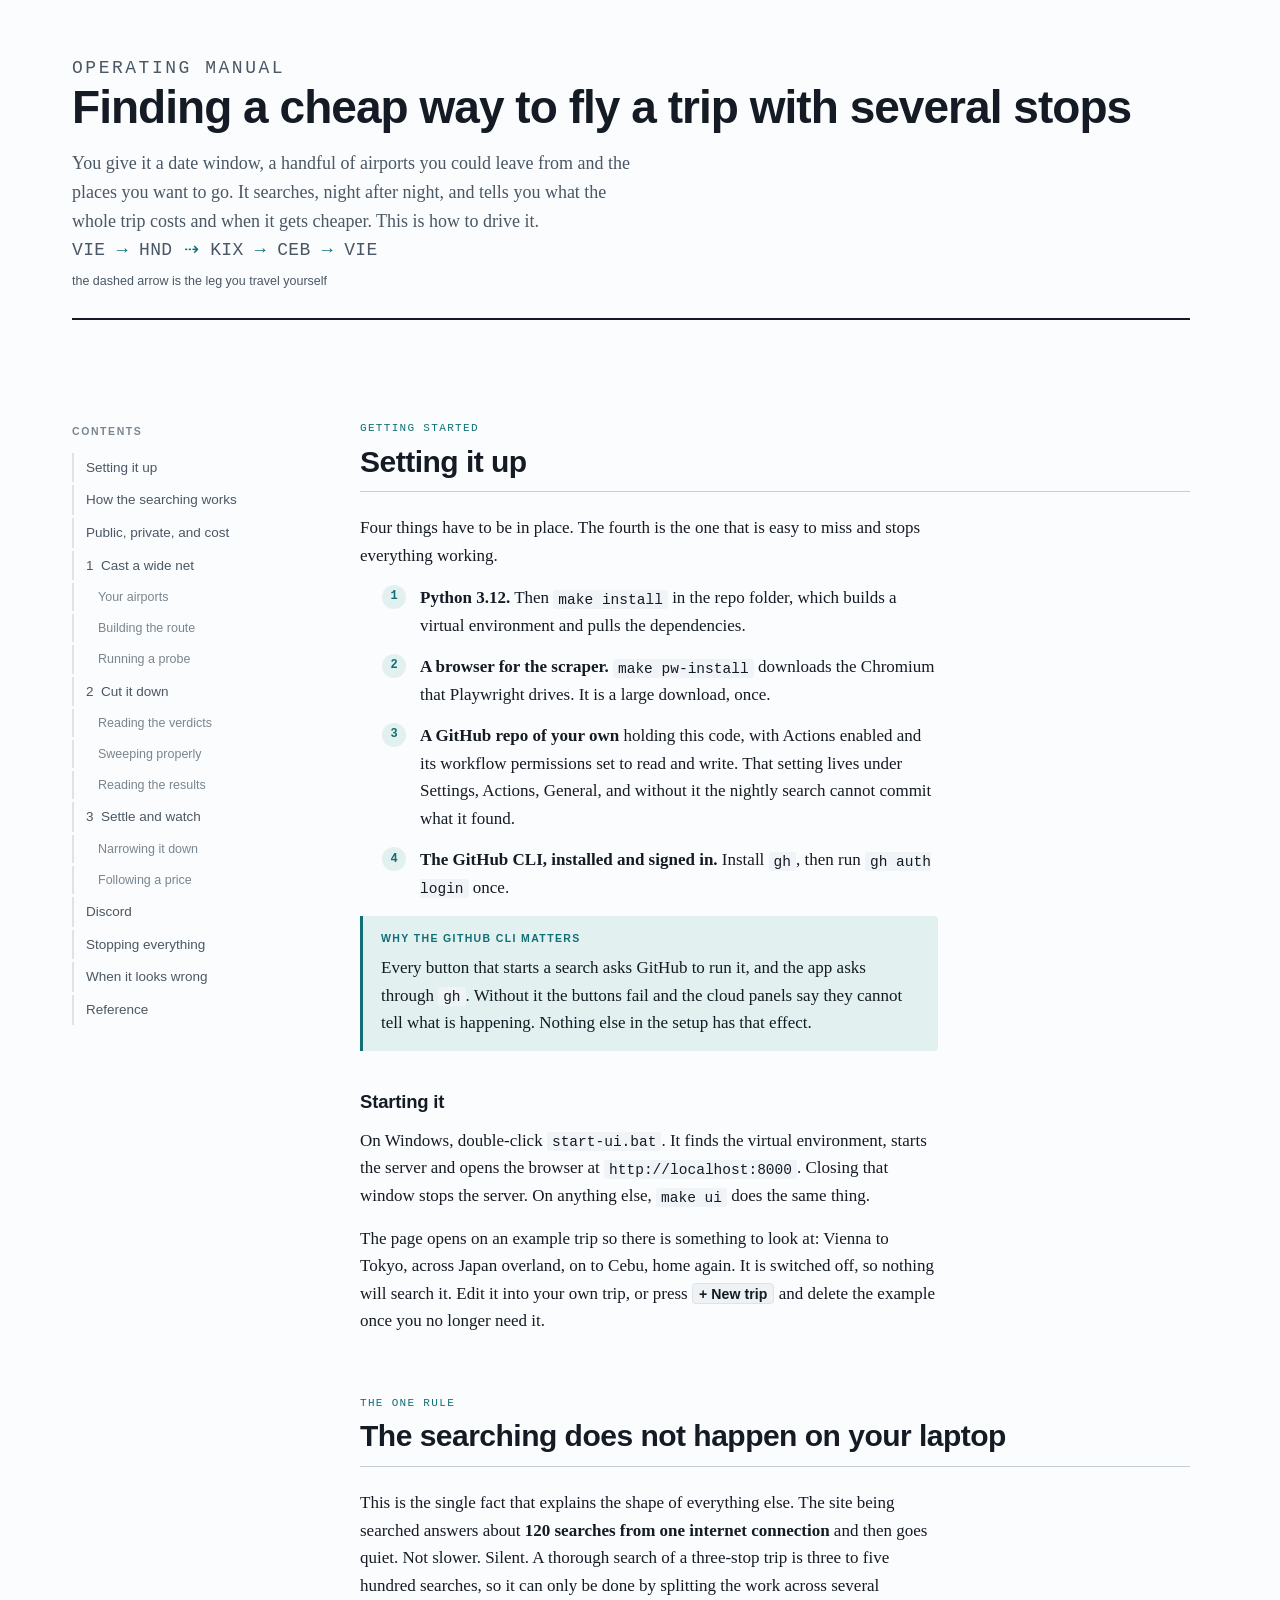
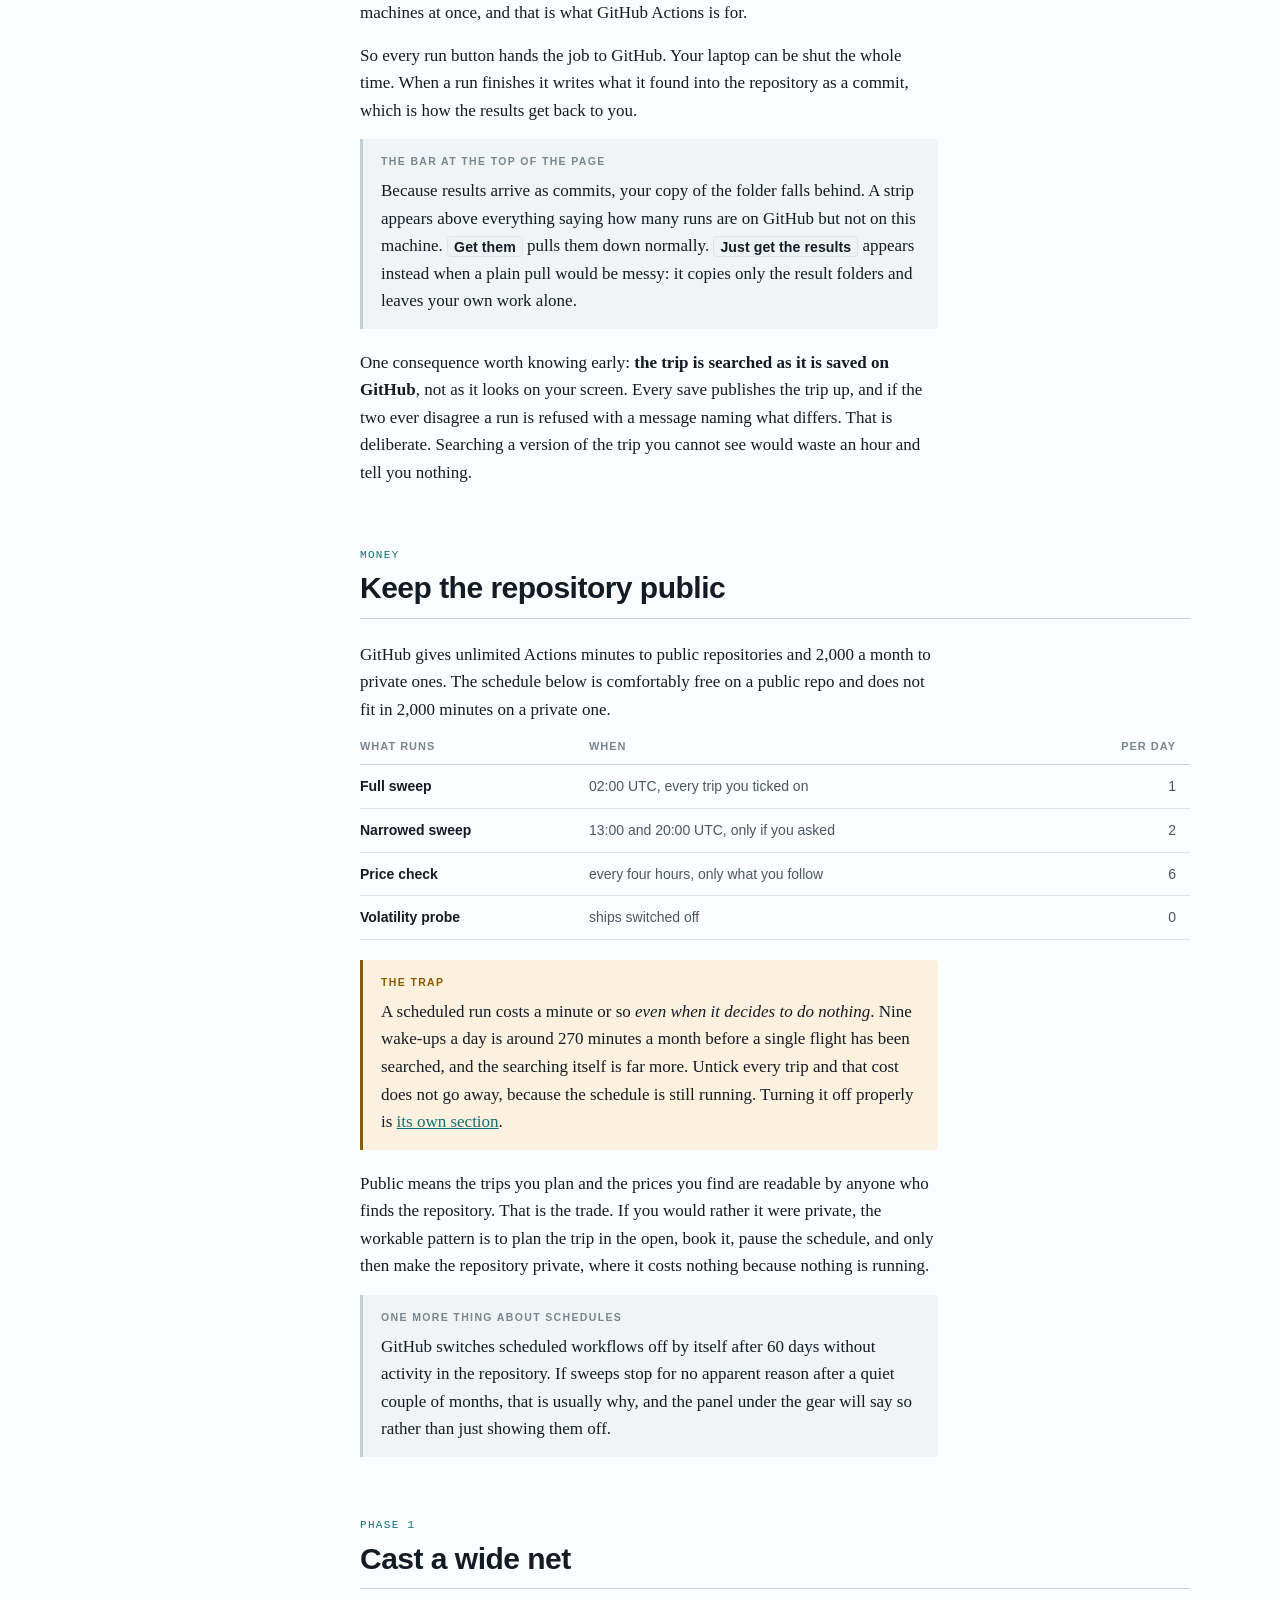
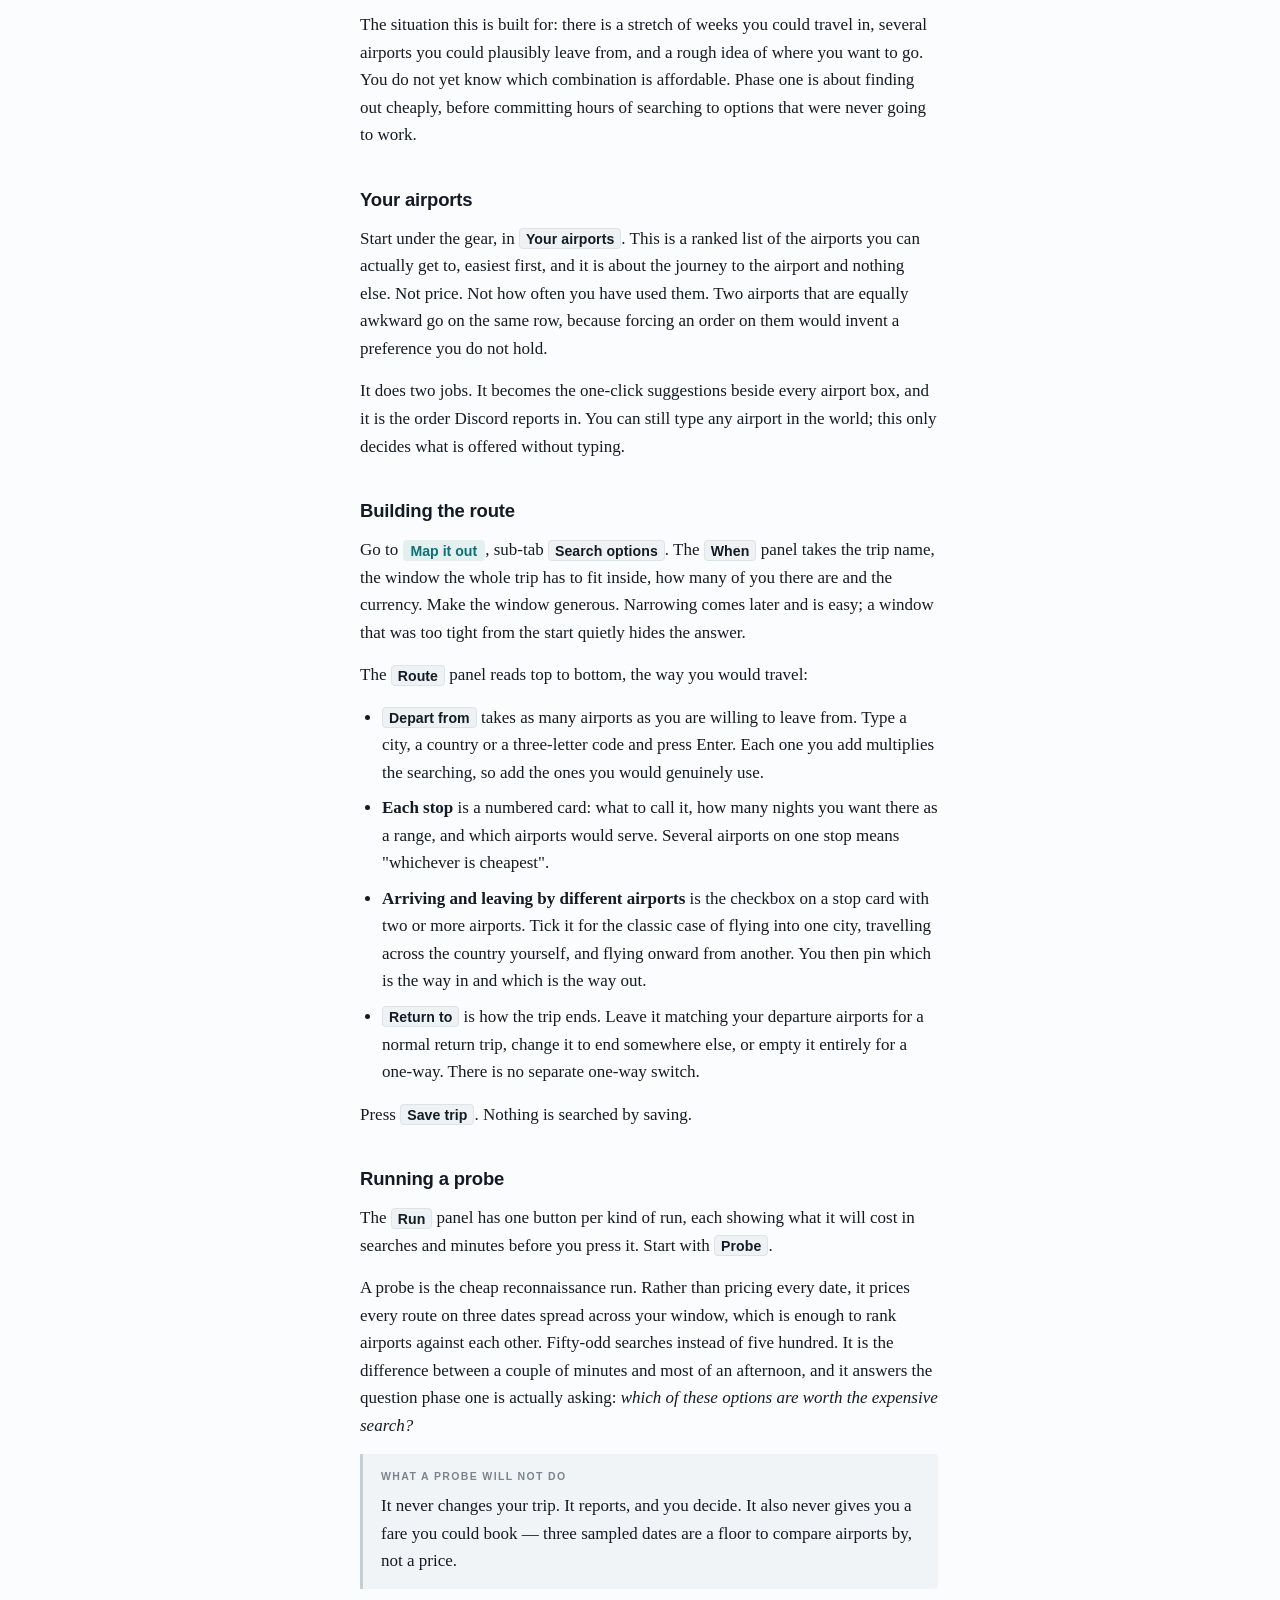
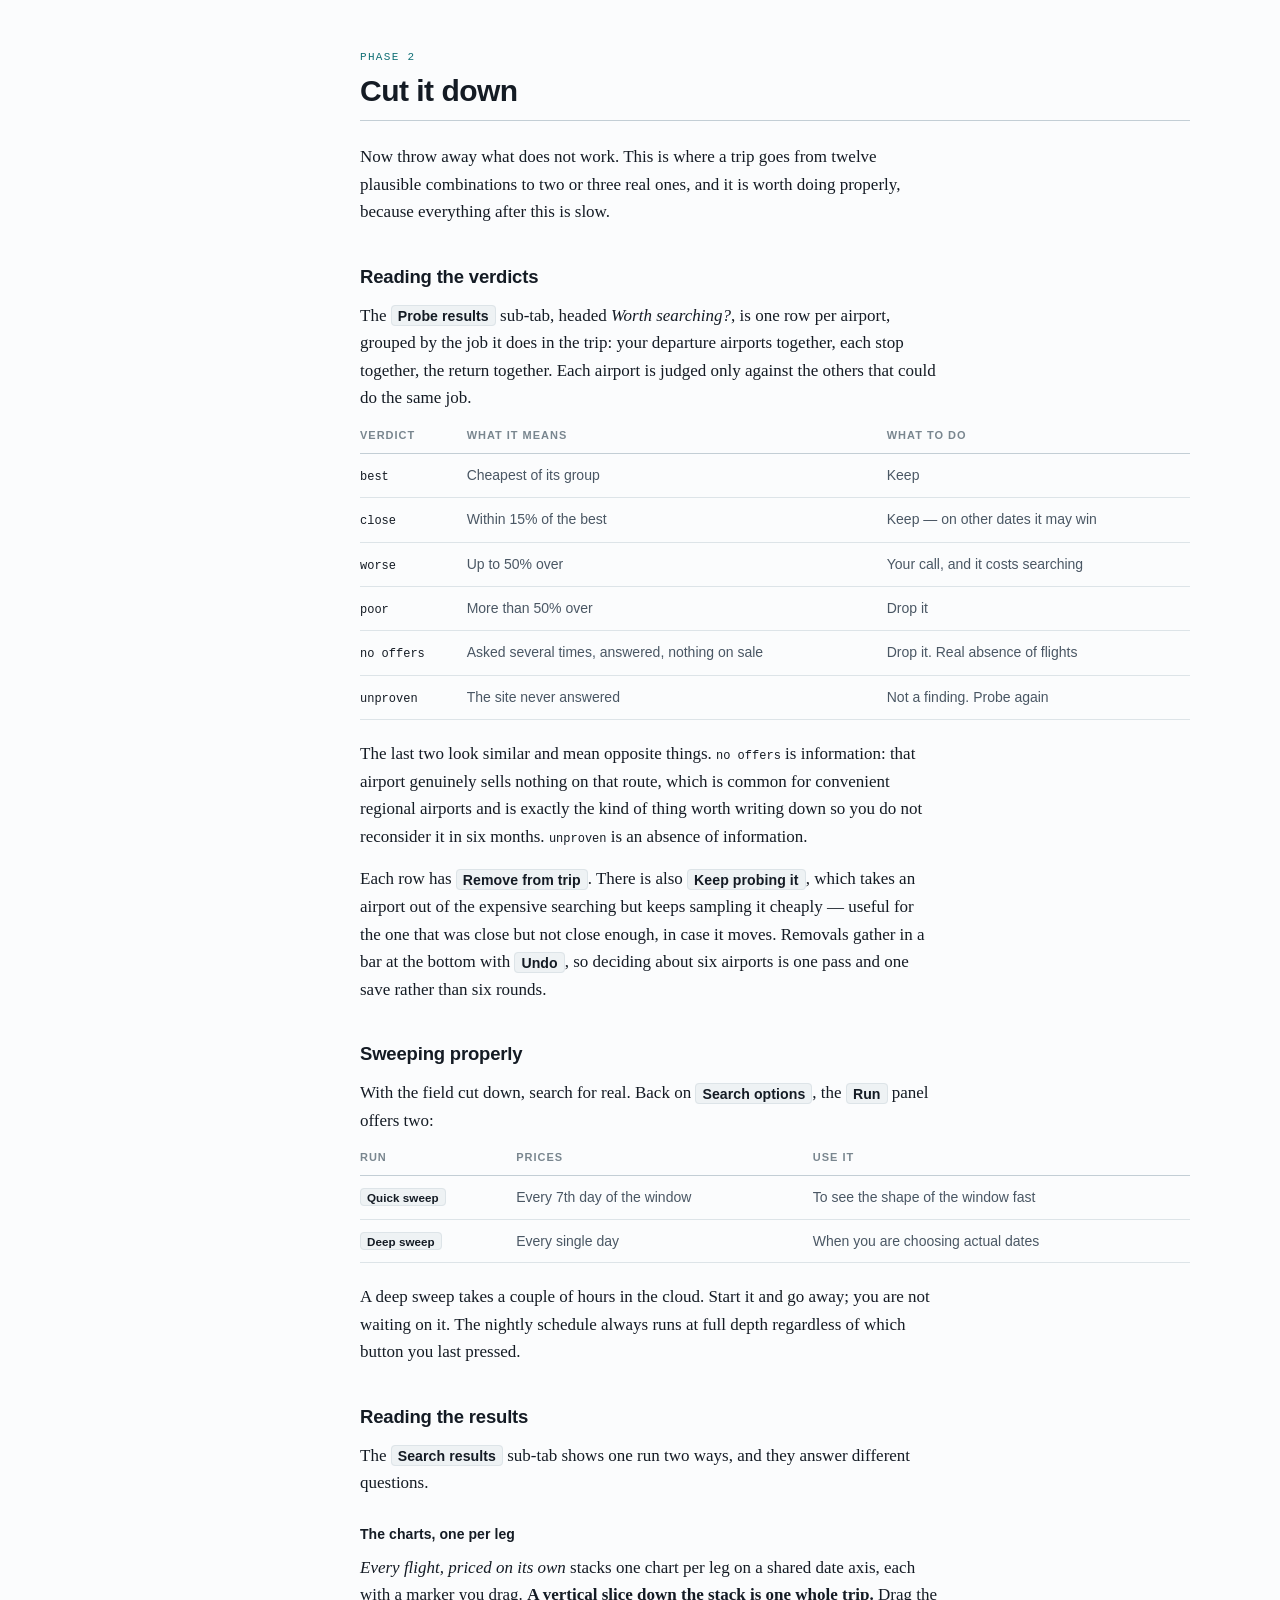
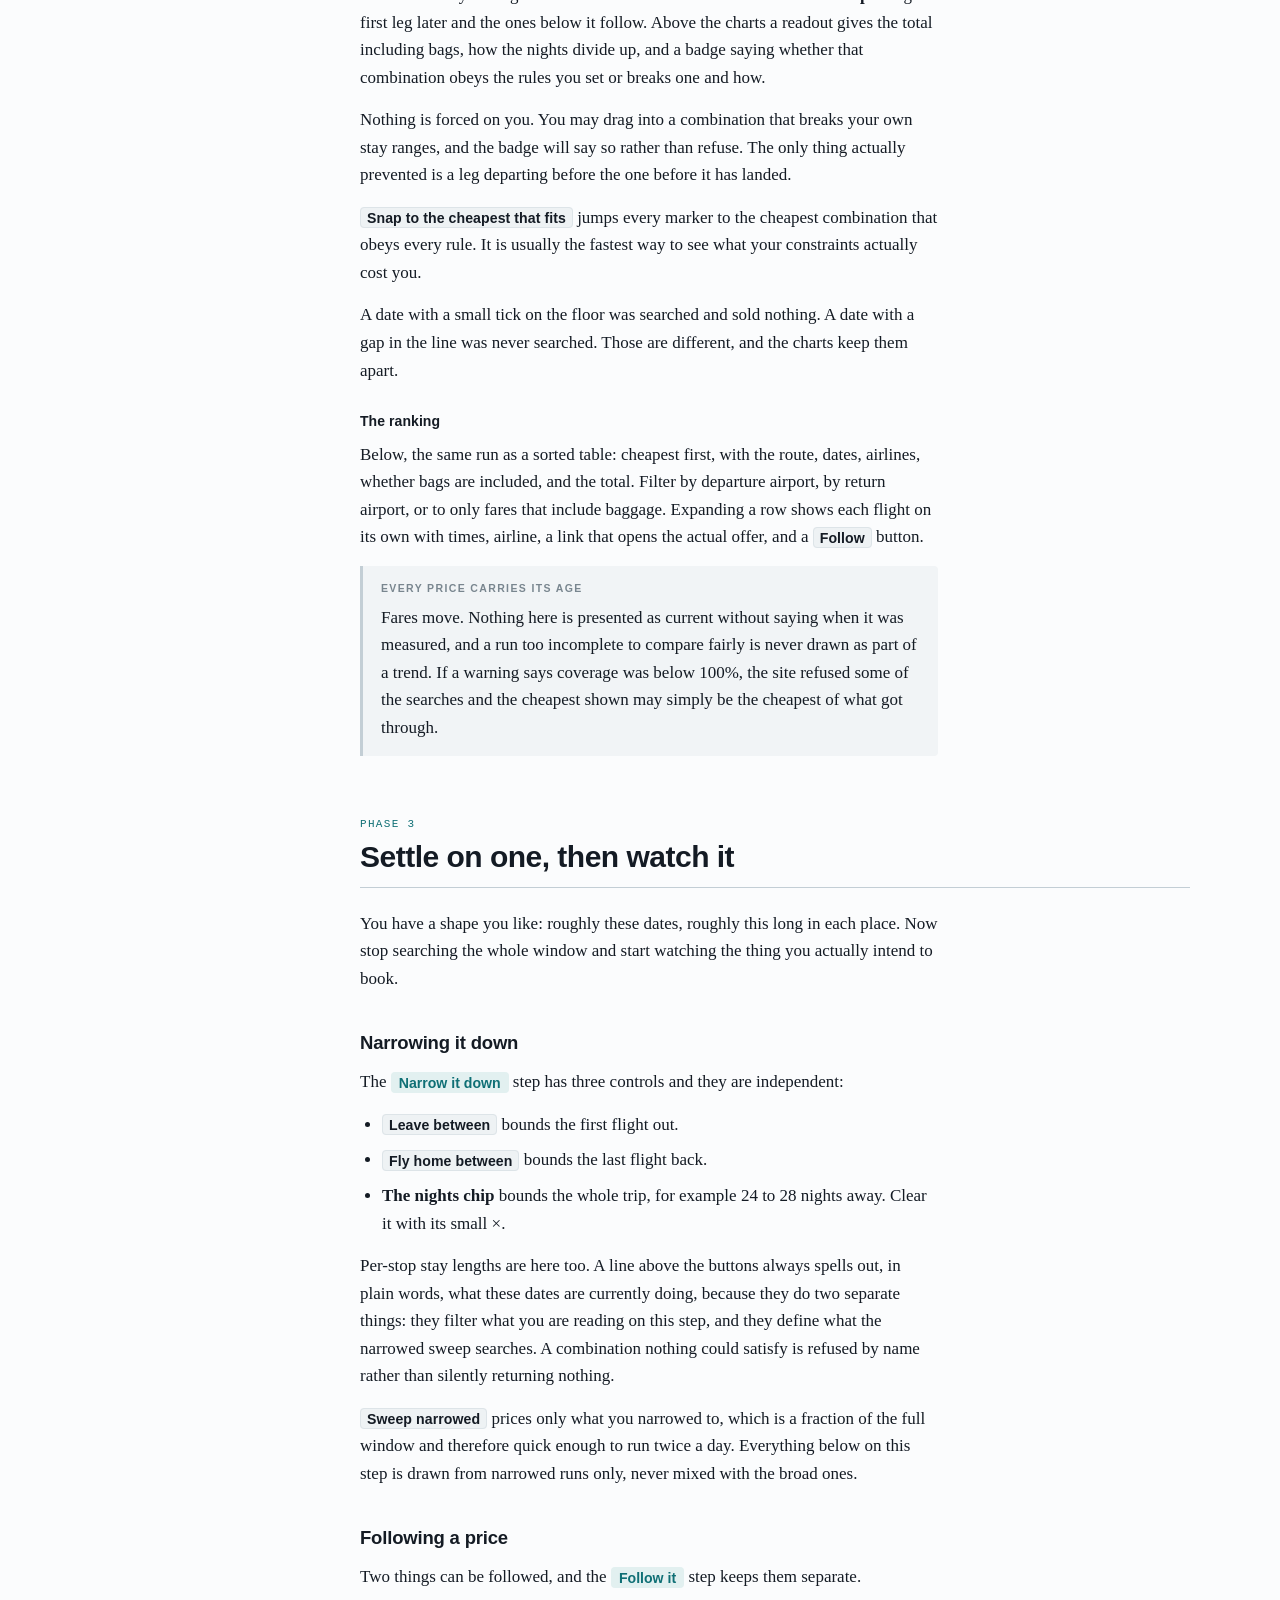
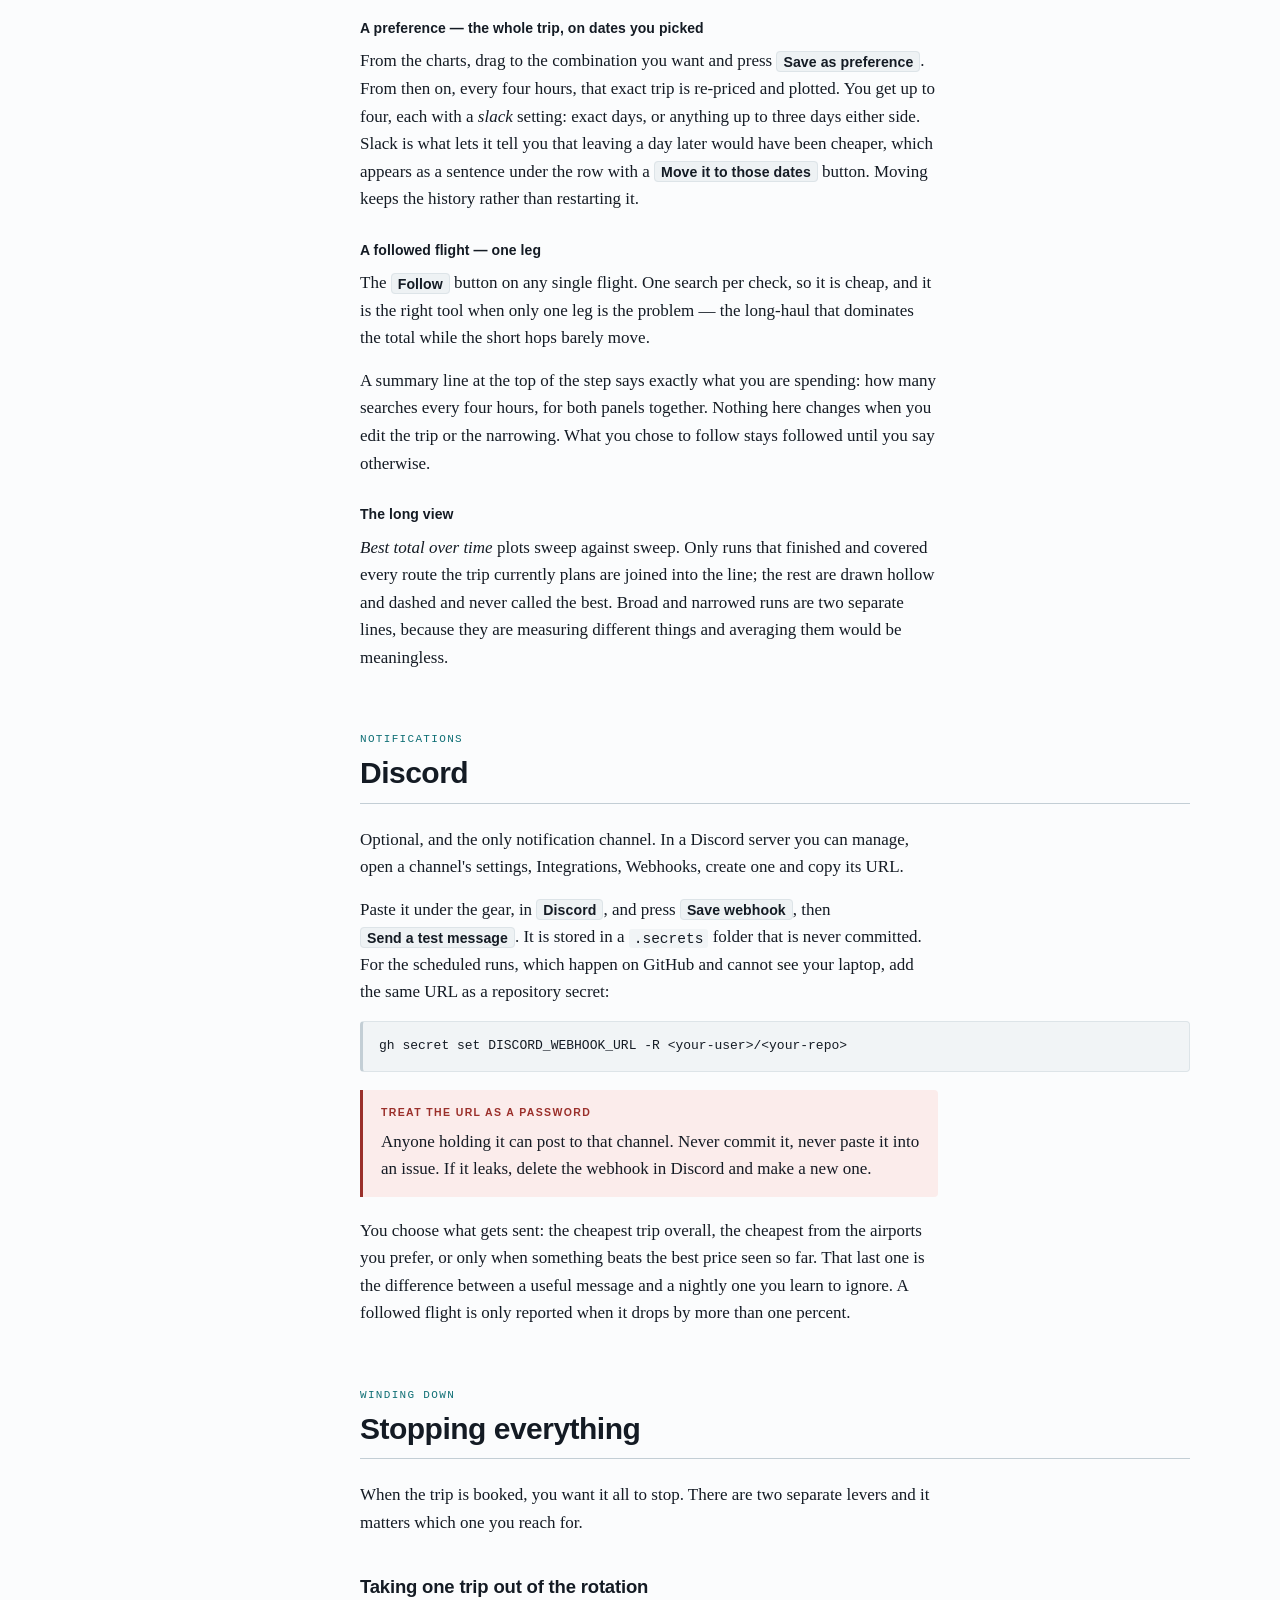
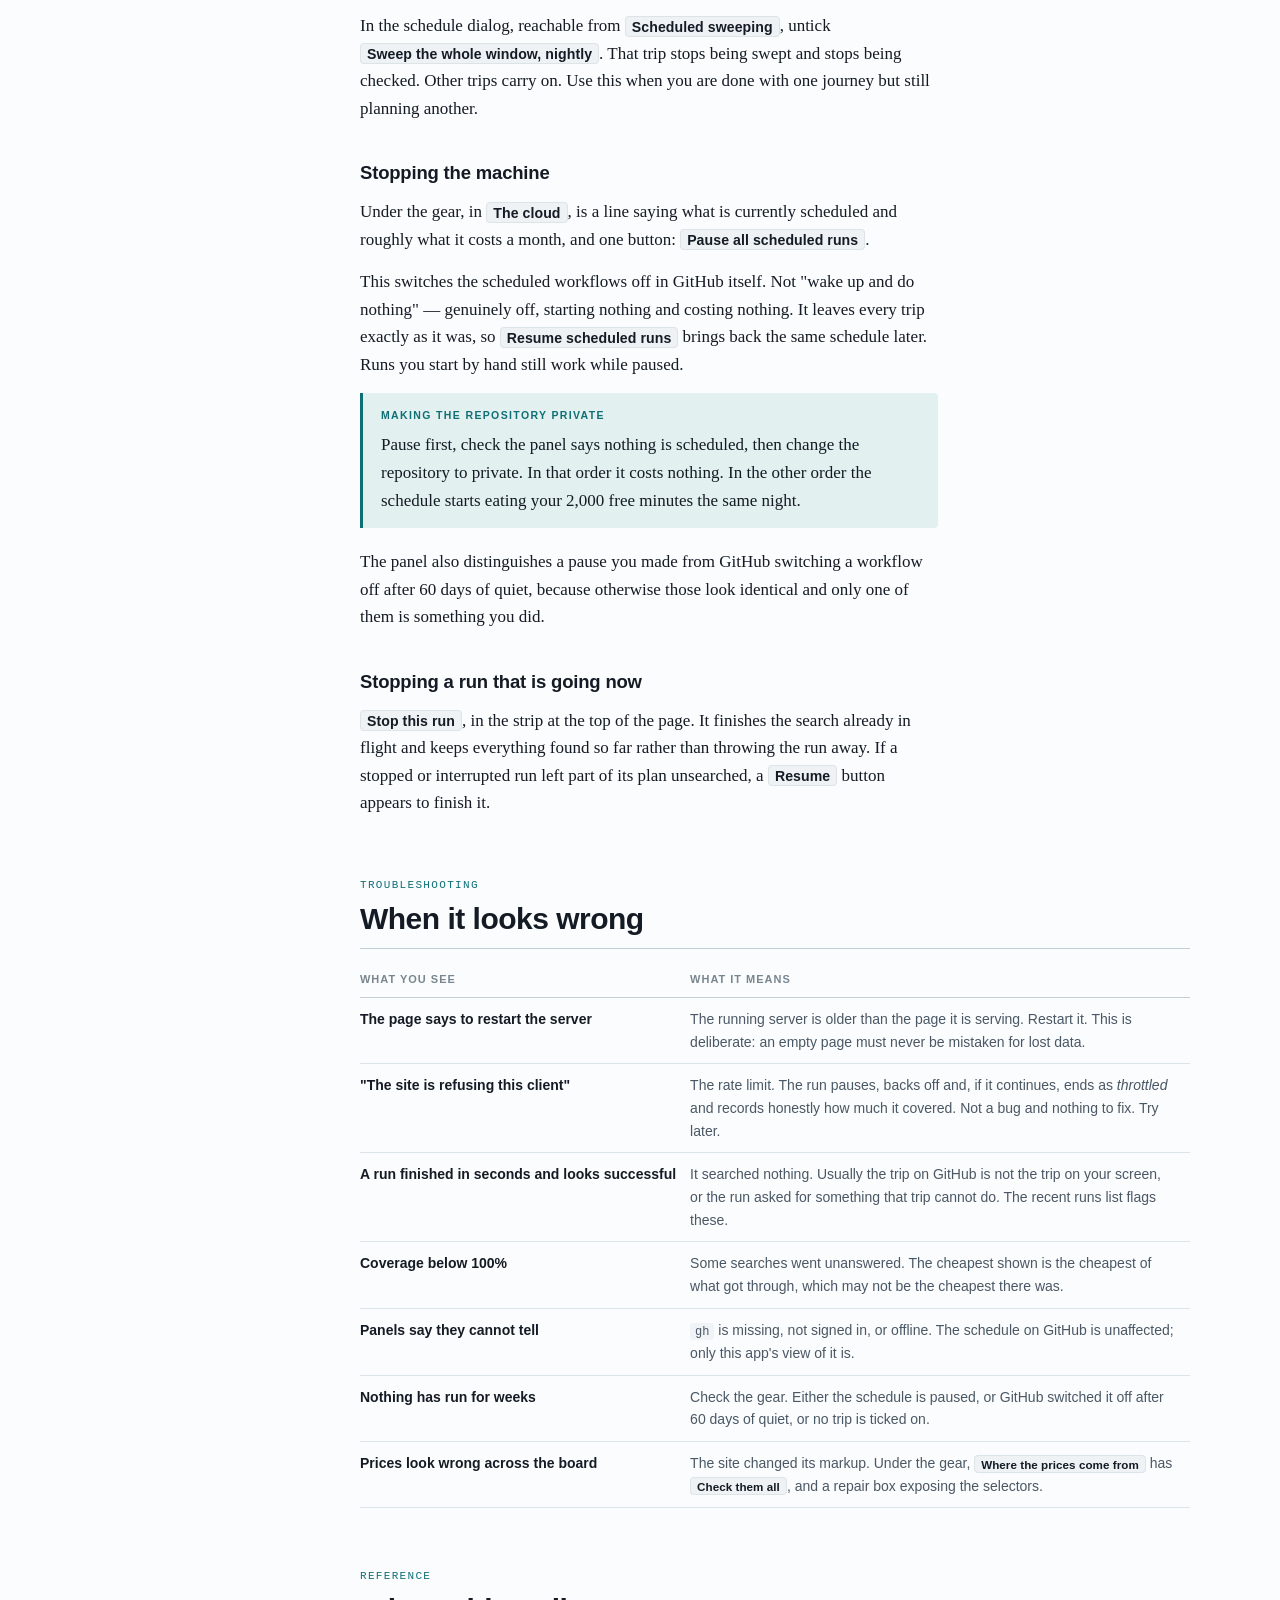
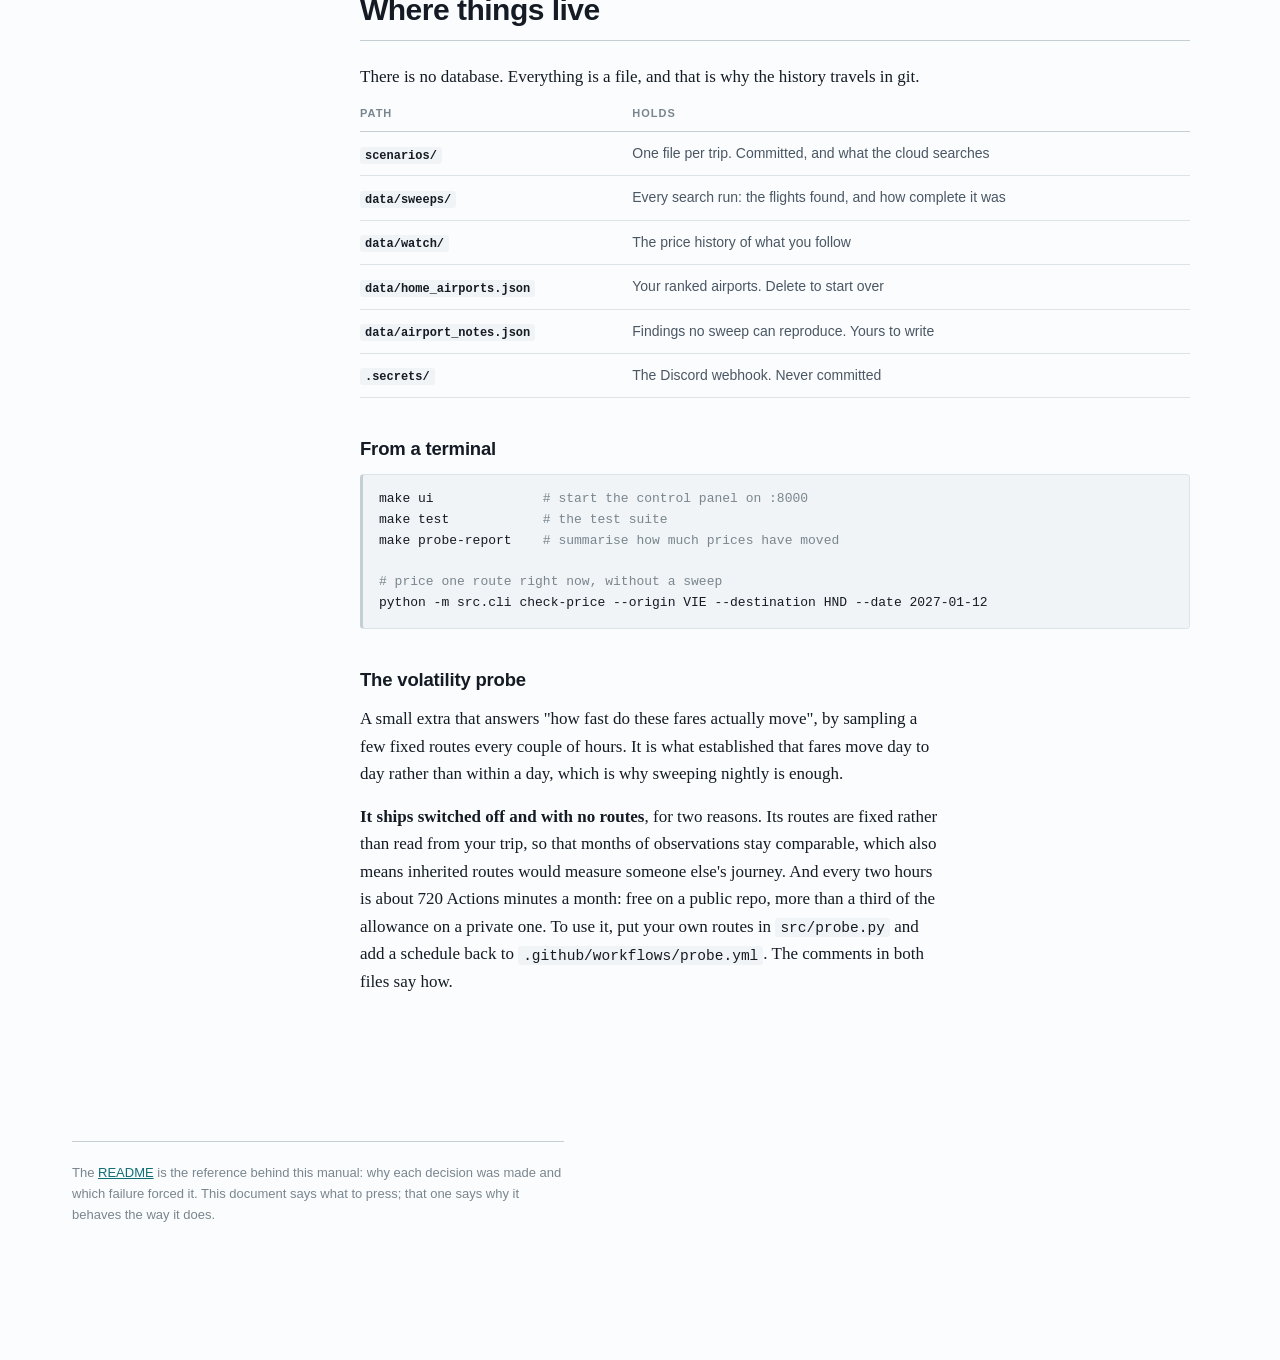
<file: MANUAL.html>
<!doctype html>
<html lang="en">
<head>
<meta charset="utf-8">
<meta name="viewport" content="width=device-width, initial-scale=1">
<title>Flight Watcher Manual</title>
<style>
:root {
  --paper:        #fbfcfd;
  --paper-sunk:   #f1f4f6;
  --paper-raised: #ffffff;
  --ink:          #141b24;
  --ink-soft:     #4a5764;
  --ink-faint:    #79868f;
  --rule:         #dde4e8;
  --rule-strong:  #c3ced5;
  --accent:       #0f6f75;
  --accent-soft:  #e2f0f0;
  --money:        #8a5a00;
  --money-soft:   #fbf1de;
  --stop:         #9a2f2a;
  --stop-soft:    #fbeceb;
  --chip:         #eef2f4;

  --sans: -apple-system, BlinkMacSystemFont, "Segoe UI", Roboto, "Helvetica Neue", Arial, sans-serif;
  --serif: Georgia, "Iowan Old Style", "Palatino Linotype", Palatino, "Times New Roman", serif;
  --mono: ui-monospace, "SF Mono", "Cascadia Mono", Consolas, "Liberation Mono", Menlo, monospace;

  color-scheme: light;
}

@media (prefers-color-scheme: dark) {
  :root:not([data-theme="light"]) {
    --paper:        #0e1419;
    --paper-sunk:   #141c23;
    --paper-raised: #18222a;
    --ink:          #e5edf1;
    --ink-soft:     #a3b1bb;
    --ink-faint:    #74838d;
    --rule:         #26333c;
    --rule-strong:  #37474f;
    --accent:       #5fd0d3;
    --accent-soft:  #143133;
    --money:        #e8b45c;
    --money-soft:   #2c2213;
    --stop:         #f0928c;
    --stop-soft:    #2e1817;
    --chip:         #1d2830;
    color-scheme: dark;
  }
}

:root[data-theme="dark"] {
  --paper:        #0e1419;
  --paper-sunk:   #141c23;
  --paper-raised: #18222a;
  --ink:          #e5edf1;
  --ink-soft:     #a3b1bb;
  --ink-faint:    #74838d;
  --rule:         #26333c;
  --rule-strong:  #37474f;
  --accent:       #5fd0d3;
  --accent-soft:  #143133;
  --money:        #e8b45c;
  --money-soft:   #2c2213;
  --stop:         #f0928c;
  --stop-soft:    #2e1817;
  --chip:         #1d2830;
  color-scheme: dark;
}

* { box-sizing: border-box; }

html { -webkit-text-size-adjust: 100%; }

body {
  margin: 0;
  background: var(--paper);
  color: var(--ink);
  font-family: var(--serif);
  font-size: 17px;
  line-height: 1.62;
}

/* ------------------------------------------------------------- shell */

.shell {
  display: grid;
  grid-template-columns: 1fr;
  gap: 0;
  max-width: 1180px;
  margin: 0 auto;
  padding: 0 22px 120px;
}

@media (min-width: 1080px) {
  .shell {
    grid-template-columns: 232px minmax(0, 1fr);
    gap: 56px;
    padding-right: 40px;
  }
}

/* ------------------------------------------------------------- masthead */

.masthead {
  grid-column: 1 / -1;
  border-bottom: 2px solid var(--ink);
  padding: 54px 0 26px;
  margin-bottom: 44px;
}

.masthead__eyebrow {
  font-family: var(--mono);
  font-size: 11px;
  letter-spacing: 0.14em;
  text-transform: uppercase;
  color: var(--accent);
  margin: 0 0 14px;
}

.masthead h1 {
  font-family: var(--sans);
  font-size: clamp(30px, 5.2vw, 46px);
  font-weight: 650;
  letter-spacing: -0.021em;
  line-height: 1.08;
  text-wrap: balance;
  margin: 0 0 16px;
}

.masthead p {
  margin: 0;
  max-width: 62ch;
  color: var(--ink-soft);
  font-size: 18px;
}

.route {
  display: flex;
  flex-wrap: wrap;
  align-items: baseline;
  gap: 6px 16px;
  margin-top: 24px;
  font-size: 13px;
  color: var(--ink-faint);
}

.route__legs {
  font-family: var(--mono);
  letter-spacing: 0.02em;
  color: var(--ink-soft);
  white-space: nowrap;
}

.route__note { font-family: var(--sans); font-size: 12.5px; }

.route b { color: var(--accent); font-weight: 500; }

/* ------------------------------------------------------------- contents */

.contents { display: none; }

@media (min-width: 1080px) {
  .contents {
    display: block;
    position: sticky;
    top: 0;
    align-self: start;
    max-height: 100vh;
    overflow-y: auto;
    padding: 4px 0 60px;
    font-family: var(--sans);
    font-size: 13.5px;
    line-height: 1.45;
  }
}

.contents h2 {
  font-size: 10.5px;
  letter-spacing: 0.15em;
  text-transform: uppercase;
  color: var(--ink-faint);
  font-weight: 600;
  margin: 0 0 14px;
}

.contents ol { list-style: none; margin: 0; padding: 0; display: grid; gap: 3px; }

.contents a {
  display: block;
  padding: 5px 10px 5px 12px;
  color: var(--ink-soft);
  text-decoration: none;
  border-left: 2px solid var(--rule);
  border-radius: 0 3px 3px 0;
}

.contents a:hover { color: var(--accent); border-left-color: var(--accent); background: var(--paper-sunk); }

.contents li.is-sub a { padding-left: 24px; font-size: 12.5px; color: var(--ink-faint); }

/* ------------------------------------------------------------- sections */

main { min-width: 0; }

section { margin-bottom: 60px; scroll-margin-top: 24px; }

.sec-head { margin-bottom: 22px; }

.sec-num {
  font-family: var(--mono);
  font-size: 11px;
  letter-spacing: 0.12em;
  color: var(--accent);
  display: block;
  margin-bottom: 7px;
}

h2.sec-title {
  font-family: var(--sans);
  font-size: clamp(23px, 3.2vw, 30px);
  font-weight: 640;
  letter-spacing: -0.017em;
  line-height: 1.15;
  text-wrap: balance;
  margin: 0;
  padding-bottom: 12px;
  border-bottom: 1px solid var(--rule-strong);
}

h3 {
  font-family: var(--sans);
  font-size: 18.5px;
  font-weight: 620;
  letter-spacing: -0.01em;
  text-wrap: balance;
  margin: 36px 0 10px;
}

h4 {
  font-family: var(--sans);
  font-size: 14px;
  font-weight: 640;
  letter-spacing: 0.005em;
  margin: 26px 0 8px;
}

p { margin: 0 0 15px; max-width: 68ch; }

main ul, main ol.steps { max-width: 68ch; padding-left: 22px; margin: 0 0 15px; }
main li { margin-bottom: 8px; }

a { color: var(--accent); }

strong { font-weight: 700; }

/* --------------------------------------------------- on-screen labels */

.ui {
  font-family: var(--sans);
  font-size: 0.83em;
  font-weight: 600;
  letter-spacing: 0.005em;
  background: var(--chip);
  border: 1px solid var(--rule);
  border-radius: 4px;
  padding: 1.5px 6px;
  white-space: nowrap;
  color: var(--ink);
}

.tab {
  font-family: var(--sans);
  font-size: 0.83em;
  font-weight: 650;
  background: var(--accent-soft);
  border: 1px solid transparent;
  border-radius: 4px;
  padding: 1.5px 7px;
  white-space: nowrap;
  color: var(--accent);
}

code {
  font-family: var(--mono);
  font-size: 0.855em;
  background: var(--paper-sunk);
  border-radius: 3px;
  padding: 1.5px 5px;
  word-break: break-word;
}

pre {
  font-family: var(--mono);
  font-size: 13px;
  line-height: 1.6;
  background: var(--paper-sunk);
  border: 1px solid var(--rule);
  border-left: 3px solid var(--rule-strong);
  border-radius: 4px;
  padding: 14px 16px;
  overflow-x: auto;
  margin: 0 0 18px;
}

pre code { background: none; padding: 0; font-size: inherit; }

pre .cmt { color: var(--ink-faint); }

/* ------------------------------------------------------------- notes */

.note {
  border-left: 3px solid var(--rule-strong);
  background: var(--paper-sunk);
  padding: 14px 18px;
  margin: 0 0 20px;
  border-radius: 0 4px 4px 0;
  max-width: 68ch;
}

.note > :last-child { margin-bottom: 0; }

.note__tag {
  display: block;
  font-family: var(--sans);
  font-size: 10.5px;
  font-weight: 700;
  letter-spacing: 0.13em;
  text-transform: uppercase;
  margin-bottom: 7px;
  color: var(--ink-faint);
}

.note--money { border-left-color: var(--money); background: var(--money-soft); }
.note--money .note__tag { color: var(--money); }

.note--stop { border-left-color: var(--stop); background: var(--stop-soft); }
.note--stop .note__tag { color: var(--stop); }

.note--key { border-left-color: var(--accent); background: var(--accent-soft); }
.note--key .note__tag { color: var(--accent); }

/* ------------------------------------------------------------- tables */

.table-wrap { overflow-x: auto; margin: 0 0 20px; }

table {
  border-collapse: collapse;
  width: 100%;
  min-width: 480px;
  font-family: var(--sans);
  font-size: 14px;
}

th {
  text-align: left;
  font-weight: 650;
  font-size: 11px;
  letter-spacing: 0.09em;
  text-transform: uppercase;
  color: var(--ink-faint);
  border-bottom: 1px solid var(--rule-strong);
  padding: 0 14px 8px 0;
  vertical-align: bottom;
}

td {
  border-bottom: 1px solid var(--rule);
  padding: 10px 14px 10px 0;
  vertical-align: top;
  color: var(--ink-soft);
}

td:first-child { color: var(--ink); font-weight: 550; white-space: nowrap; }

td.num { font-variant-numeric: tabular-nums; text-align: right; white-space: nowrap; }
th.num { text-align: right; }

/* ------------------------------------------------------------ verdicts */

.verdict {
  font-family: var(--mono);
  font-size: 12px;
  font-weight: 500;
  white-space: nowrap;
}

/* ------------------------------------------------------------ steps */

ol.steps { counter-reset: step; list-style: none; padding-left: 0; }

ol.steps > li {
  counter-increment: step;
  position: relative;
  padding-left: 38px;
  margin-bottom: 14px;
}

ol.steps > li::before {
  content: counter(step);
  position: absolute;
  left: 0;
  top: 1px;
  width: 24px;
  height: 24px;
  border-radius: 50%;
  background: var(--accent-soft);
  color: var(--accent);
  font-family: var(--mono);
  font-size: 12px;
  font-weight: 600;
  display: grid;
  place-items: center;
}

/* ------------------------------------------------------------ footer */

footer {
  grid-column: 1 / -1;
  border-top: 1px solid var(--rule-strong);
  margin-top: 30px;
  padding-top: 20px;
  font-family: var(--sans);
  font-size: 13px;
  color: var(--ink-faint);
  max-width: 68ch;
}

/* ------------------------------------------------------------ a11y */

a:focus-visible, .contents a:focus-visible {
  outline: 2px solid var(--accent);
  outline-offset: 2px;
  border-radius: 2px;
}

@media (prefers-reduced-motion: reduce) {
  * { animation: none !important; transition: none !important; scroll-behavior: auto !important; }
}

html { scroll-behavior: smooth; }
</style>
</head>
<body>

<div class="shell">

  <header class="masthead">
    <p class="masthead__eyebrow">Operating manual</p>
    <h1>Finding a cheap way to fly a trip with several stops</h1>
    <p>
      You give it a date window, a handful of airports you could leave from and the places you want
      to go. It searches, night after night, and tells you what the whole trip costs and when it
      gets cheaper. This is how to drive it.
    </p>
    <p class="route">
      <span class="route__legs">VIE <b>&rarr;</b> HND <b>&#8674;</b> KIX <b>&rarr;</b> CEB
        <b>&rarr;</b> VIE</span>
      <span class="route__note">the dashed arrow is the leg you travel yourself</span>
    </p>
  </header>

  <nav class="contents" aria-label="Contents">
    <h2>Contents</h2>
    <ol>
      <li><a href="#setup">Setting it up</a></li>
      <li><a href="#how">How the searching works</a></li>
      <li><a href="#cost">Public, private, and cost</a></li>
      <li><a href="#wide">1 &nbsp;Cast a wide net</a></li>
      <li class="is-sub"><a href="#airports">Your airports</a></li>
      <li class="is-sub"><a href="#route">Building the route</a></li>
      <li class="is-sub"><a href="#probe">Running a probe</a></li>
      <li><a href="#cut">2 &nbsp;Cut it down</a></li>
      <li class="is-sub"><a href="#verdicts">Reading the verdicts</a></li>
      <li class="is-sub"><a href="#sweeps">Sweeping properly</a></li>
      <li class="is-sub"><a href="#reading">Reading the results</a></li>
      <li><a href="#settle">3 &nbsp;Settle and watch</a></li>
      <li class="is-sub"><a href="#narrow">Narrowing it down</a></li>
      <li class="is-sub"><a href="#follow">Following a price</a></li>
      <li><a href="#discord">Discord</a></li>
      <li><a href="#stopping">Stopping everything</a></li>
      <li><a href="#wrong">When it looks wrong</a></li>
      <li><a href="#reference">Reference</a></li>
    </ol>
  </nav>

  <main>

    <!-- ================================================== setting it up -->
    <section id="setup">
      <div class="sec-head">
        <span class="sec-num">GETTING STARTED</span>
        <h2 class="sec-title">Setting it up</h2>
      </div>

      <p>
        Four things have to be in place. The fourth is the one that is easy to miss and stops
        everything working.
      </p>

      <ol class="steps">
        <li><strong>Python 3.12.</strong> Then <code>make install</code> in the repo folder, which
          builds a virtual environment and pulls the dependencies.</li>
        <li><strong>A browser for the scraper.</strong> <code>make pw-install</code> downloads the
          Chromium that Playwright drives. It is a large download, once.</li>
        <li><strong>A GitHub repo of your own</strong> holding this code, with Actions enabled and
          its workflow permissions set to read and write. That setting lives under Settings,
          Actions, General, and without it the nightly search cannot commit what it found.</li>
        <li><strong>The GitHub CLI, installed and signed in.</strong> Install <code>gh</code>, then
          run <code>gh auth login</code> once.</li>
      </ol>

      <div class="note note--key">
        <span class="note__tag">Why the GitHub CLI matters</span>
        <p>
          Every button that starts a search asks GitHub to run it, and the app asks through
          <code>gh</code>. Without it the buttons fail and the cloud panels say they cannot tell what
          is happening. Nothing else in the setup has that effect.
        </p>
      </div>

      <h3>Starting it</h3>

      <p>
        On Windows, double-click <code>start-ui.bat</code>. It finds the virtual environment, starts
        the server and opens the browser at <code>http://localhost:8000</code>. Closing that window
        stops the server. On anything else, <code>make ui</code> does the same thing.
      </p>

      <p>
        The page opens on an example trip so there is something to look at: Vienna to Tokyo, across
        Japan overland, on to Cebu, home again. It is switched off, so nothing will search it. Edit
        it into your own trip, or press <span class="ui">+ New trip</span> and delete the example
        once you no longer need it.
      </p>
    </section>

    <!-- ================================================== how it works -->
    <section id="how">
      <div class="sec-head">
        <span class="sec-num">THE ONE RULE</span>
        <h2 class="sec-title">The searching does not happen on your laptop</h2>
      </div>

      <p>
        This is the single fact that explains the shape of everything else. The site being searched
        answers about <strong>120 searches from one internet connection</strong> and then goes
        quiet. Not slower. Silent. A thorough search of a three-stop trip is three to five hundred
        searches, so it can only be done by splitting the work across several machines at once, and
        that is what GitHub Actions is for.
      </p>

      <p>
        So every run button hands the job to GitHub. Your laptop can be shut the whole time. When a
        run finishes it writes what it found into the repository as a commit, which is how the
        results get back to you.
      </p>

      <div class="note">
        <span class="note__tag">The bar at the top of the page</span>
        <p>
          Because results arrive as commits, your copy of the folder falls behind. A strip appears
          above everything saying how many runs are on GitHub but not on this machine.
          <span class="ui">Get them</span> pulls them down normally.
          <span class="ui">Just get the results</span> appears instead when a plain pull would be
          messy: it copies only the result folders and leaves your own work alone.
        </p>
      </div>

      <p>
        One consequence worth knowing early: <strong>the trip is searched as it is saved on
        GitHub</strong>, not as it looks on your screen. Every save publishes the trip up, and if
        the two ever disagree a run is refused with a message naming what differs. That is deliberate.
        Searching a version of the trip you cannot see would waste an hour and tell you nothing.
      </p>
    </section>

    <!-- ================================================== cost -->
    <section id="cost">
      <div class="sec-head">
        <span class="sec-num">MONEY</span>
        <h2 class="sec-title">Keep the repository public</h2>
      </div>

      <p>
        GitHub gives unlimited Actions minutes to public repositories and 2,000 a month to private
        ones. The schedule below is comfortably free on a public repo and does not fit in 2,000
        minutes on a private one.
      </p>

      <div class="table-wrap">
        <table>
          <thead>
            <tr><th>What runs</th><th>When</th><th class="num">Per day</th></tr>
          </thead>
          <tbody>
            <tr><td>Full sweep</td><td>02:00 UTC, every trip you ticked on</td><td class="num">1</td></tr>
            <tr><td>Narrowed sweep</td><td>13:00 and 20:00 UTC, only if you asked</td><td class="num">2</td></tr>
            <tr><td>Price check</td><td>every four hours, only what you follow</td><td class="num">6</td></tr>
            <tr><td>Volatility probe</td><td>ships switched off</td><td class="num">0</td></tr>
          </tbody>
        </table>
      </div>

      <div class="note note--money">
        <span class="note__tag">The trap</span>
        <p>
          A scheduled run costs a minute or so <em>even when it decides to do nothing</em>. Nine
          wake-ups a day is around 270 minutes a month before a single flight has been searched, and
          the searching itself is far more. Untick every trip and that cost does not go away, because
          the schedule is still running. Turning it off properly is
          <a href="#stopping">its own section</a>.
        </p>
      </div>

      <p>
        Public means the trips you plan and the prices you find are readable by anyone who finds the
        repository. That is the trade. If you would rather it were private, the workable pattern is
        to plan the trip in the open, book it, pause the schedule, and only then make the repository
        private, where it costs nothing because nothing is running.
      </p>

      <div class="note">
        <span class="note__tag">One more thing about schedules</span>
        <p>
          GitHub switches scheduled workflows off by itself after 60 days without activity in the
          repository. If sweeps stop for no apparent reason after a quiet couple of months, that is
          usually why, and the panel under the gear will say so rather than just showing them off.
        </p>
      </div>
    </section>

    <!-- ================================================== phase 1 -->
    <section id="wide">
      <div class="sec-head">
        <span class="sec-num">PHASE 1</span>
        <h2 class="sec-title">Cast a wide net</h2>
      </div>

      <p>
        The situation this is built for: there is a stretch of weeks you could travel in, several
        airports you could plausibly leave from, and a rough idea of where you want to go. You do
        not yet know which combination is affordable. Phase one is about finding out cheaply, before
        committing hours of searching to options that were never going to work.
      </p>

      <h3 id="airports">Your airports</h3>

      <p>
        Start under the gear, in <span class="ui">Your airports</span>. This is a ranked list of the
        airports you can actually get to, easiest first, and it is about the journey to the airport
        and nothing else. Not price. Not how often you have used them. Two airports that are equally
        awkward go on the same row, because forcing an order on them would invent a preference you
        do not hold.
      </p>

      <p>
        It does two jobs. It becomes the one-click suggestions beside every airport box, and it is
        the order Discord reports in. You can still type any airport in the world; this only decides
        what is offered without typing.
      </p>

      <h3 id="route">Building the route</h3>

      <p>
        Go to <span class="tab">Map it out</span>, sub-tab <span class="ui">Search options</span>.
        The <span class="ui">When</span> panel takes the trip name, the window the whole trip has to
        fit inside, how many of you there are and the currency. Make the window generous. Narrowing
        comes later and is easy; a window that was too tight from the start quietly hides the answer.
      </p>

      <p>The <span class="ui">Route</span> panel reads top to bottom, the way you would travel:</p>

      <ul>
        <li><strong><span class="ui">Depart from</span></strong> takes as many airports as you are
          willing to leave from. Type a city, a country or a three-letter code and press Enter. Each
          one you add multiplies the searching, so add the ones you would genuinely use.</li>
        <li><strong>Each stop</strong> is a numbered card: what to call it, how many nights you want
          there as a range, and which airports would serve. Several airports on one stop means
          "whichever is cheapest".</li>
        <li><strong>Arriving and leaving by different airports</strong> is the checkbox on a stop
          card with two or more airports. Tick it for the classic case of flying into one city,
          travelling across the country yourself, and flying onward from another. You then pin which
          is the way in and which is the way out.</li>
        <li><strong><span class="ui">Return to</span></strong> is how the trip ends. Leave it
          matching your departure airports for a normal return trip, change it to end somewhere else,
          or empty it entirely for a one-way. There is no separate one-way switch.</li>
      </ul>

      <p>
        Press <span class="ui">Save trip</span>. Nothing is searched by saving.
      </p>

      <h3 id="probe">Running a probe</h3>

      <p>
        The <span class="ui">Run</span> panel has one button per kind of run, each showing what it
        will cost in searches and minutes before you press it. Start with
        <span class="ui">Probe</span>.
      </p>

      <p>
        A probe is the cheap reconnaissance run. Rather than pricing every date, it prices every
        route on three dates spread across your window, which is enough to rank airports against
        each other. Fifty-odd searches instead of five hundred. It is the difference between a
        couple of minutes and most of an afternoon, and it answers the question phase one is
        actually asking: <em>which of these options are worth the expensive search?</em>
      </p>

      <div class="note">
        <span class="note__tag">What a probe will not do</span>
        <p>
          It never changes your trip. It reports, and you decide. It also never gives you a fare you
          could book &mdash; three sampled dates are a floor to compare airports by, not a price.
        </p>
      </div>
    </section>

    <!-- ================================================== phase 2 -->
    <section id="cut">
      <div class="sec-head">
        <span class="sec-num">PHASE 2</span>
        <h2 class="sec-title">Cut it down</h2>
      </div>

      <p>
        Now throw away what does not work. This is where a trip goes from twelve plausible
        combinations to two or three real ones, and it is worth doing properly, because everything
        after this is slow.
      </p>

      <h3 id="verdicts">Reading the verdicts</h3>

      <p>
        The <span class="ui">Probe results</span> sub-tab, headed <em>Worth searching?</em>, is one
        row per airport, grouped by the job it does in the trip: your departure airports together,
        each stop together, the return together. Each airport is judged only against the others that
        could do the same job.
      </p>

      <div class="table-wrap">
        <table>
          <thead>
            <tr><th>Verdict</th><th>What it means</th><th>What to do</th></tr>
          </thead>
          <tbody>
            <tr>
              <td><span class="verdict">best</span></td>
              <td>Cheapest of its group</td>
              <td>Keep</td>
            </tr>
            <tr>
              <td><span class="verdict">close</span></td>
              <td>Within 15% of the best</td>
              <td>Keep &mdash; on other dates it may win</td>
            </tr>
            <tr>
              <td><span class="verdict">worse</span></td>
              <td>Up to 50% over</td>
              <td>Your call, and it costs searching</td>
            </tr>
            <tr>
              <td><span class="verdict">poor</span></td>
              <td>More than 50% over</td>
              <td>Drop it</td>
            </tr>
            <tr>
              <td><span class="verdict">no offers</span></td>
              <td>Asked several times, answered, nothing on sale</td>
              <td>Drop it. Real absence of flights</td>
            </tr>
            <tr>
              <td><span class="verdict">unproven</span></td>
              <td>The site never answered</td>
              <td>Not a finding. Probe again</td>
            </tr>
          </tbody>
        </table>
      </div>

      <p>
        The last two look similar and mean opposite things. <span class="verdict">no offers</span>
        is information: that airport genuinely sells nothing on that route, which is common for
        convenient regional airports and is exactly the kind of thing worth writing down so you do
        not reconsider it in six months. <span class="verdict">unproven</span> is an absence of
        information.
      </p>

      <p>
        Each row has <span class="ui">Remove from trip</span>. There is also
        <span class="ui">Keep probing it</span>, which takes an airport out of the expensive
        searching but keeps sampling it cheaply &mdash; useful for the one that was close but not
        close enough, in case it moves. Removals gather in a bar at the bottom with
        <span class="ui">Undo</span>, so deciding about six airports is one pass and one save rather
        than six rounds.
      </p>

      <h3 id="sweeps">Sweeping properly</h3>

      <p>
        With the field cut down, search for real. Back on <span class="ui">Search options</span>,
        the <span class="ui">Run</span> panel offers two:
      </p>

      <div class="table-wrap">
        <table>
          <thead>
            <tr><th>Run</th><th>Prices</th><th>Use it</th></tr>
          </thead>
          <tbody>
            <tr>
              <td><span class="ui">Quick sweep</span></td>
              <td>Every 7th day of the window</td>
              <td>To see the shape of the window fast</td>
            </tr>
            <tr>
              <td><span class="ui">Deep sweep</span></td>
              <td>Every single day</td>
              <td>When you are choosing actual dates</td>
            </tr>
          </tbody>
        </table>
      </div>

      <p>
        A deep sweep takes a couple of hours in the cloud. Start it and go away; you are not waiting
        on it. The nightly schedule always runs at full depth regardless of which button you last
        pressed.
      </p>

      <h3 id="reading">Reading the results</h3>

      <p>
        The <span class="ui">Search results</span> sub-tab shows one run two ways, and they answer
        different questions.
      </p>

      <h4>The charts, one per leg</h4>

      <p>
        <em>Every flight, priced on its own</em> stacks one chart per leg on a shared date axis, each
        with a marker you drag. <strong>A vertical slice down the stack is one whole trip.</strong>
        Drag the first leg later and the ones below it follow. Above the charts a readout gives the
        total including bags, how the nights divide up, and a badge saying whether that combination
        obeys the rules you set or breaks one and how.
      </p>

      <p>
        Nothing is forced on you. You may drag into a combination that breaks your own stay ranges,
        and the badge will say so rather than refuse. The only thing actually prevented is a leg
        departing before the one before it has landed.
      </p>

      <p>
        <span class="ui">Snap to the cheapest that fits</span> jumps every marker to the cheapest
        combination that obeys every rule. It is usually the fastest way to see what your
        constraints actually cost you.
      </p>

      <p>
        A date with a small tick on the floor was searched and sold nothing. A date with a gap in
        the line was never searched. Those are different, and the charts keep them apart.
      </p>

      <h4>The ranking</h4>

      <p>
        Below, the same run as a sorted table: cheapest first, with the route, dates, airlines,
        whether bags are included, and the total. Filter by departure airport, by return airport, or
        to only fares that include baggage. Expanding a row shows each flight on its own with times,
        airline, a link that opens the actual offer, and a <span class="ui">Follow</span> button.
      </p>

      <div class="note">
        <span class="note__tag">Every price carries its age</span>
        <p>
          Fares move. Nothing here is presented as current without saying when it was measured, and a
          run too incomplete to compare fairly is never drawn as part of a trend. If a warning says
          coverage was below 100%, the site refused some of the searches and the cheapest shown may
          simply be the cheapest of what got through.
        </p>
      </div>
    </section>

    <!-- ================================================== phase 3 -->
    <section id="settle">
      <div class="sec-head">
        <span class="sec-num">PHASE 3</span>
        <h2 class="sec-title">Settle on one, then watch it</h2>
      </div>

      <p>
        You have a shape you like: roughly these dates, roughly this long in each place. Now stop
        searching the whole window and start watching the thing you actually intend to book.
      </p>

      <h3 id="narrow">Narrowing it down</h3>

      <p>
        The <span class="tab">Narrow it down</span> step has three controls and they are independent:
      </p>

      <ul>
        <li><strong><span class="ui">Leave between</span></strong> bounds the first flight out.</li>
        <li><strong><span class="ui">Fly home between</span></strong> bounds the last flight
          back.</li>
        <li><strong>The nights chip</strong> bounds the whole trip, for example 24 to 28 nights
          away. Clear it with its small &times;.</li>
      </ul>

      <p>
        Per-stop stay lengths are here too. A line above the buttons always spells out, in plain
        words, what these dates are currently doing, because they do two separate things: they filter
        what you are reading on this step, and they define what the narrowed sweep searches. A
        combination nothing could satisfy is refused by name rather than silently returning nothing.
      </p>

      <p>
        <span class="ui">Sweep narrowed</span> prices only what you narrowed to, which is a fraction
        of the full window and therefore quick enough to run twice a day. Everything below on this
        step is drawn from narrowed runs only, never mixed with the broad ones.
      </p>

      <h3 id="follow">Following a price</h3>

      <p>
        Two things can be followed, and the <span class="tab">Follow it</span> step keeps them
        separate.
      </p>

      <h4>A preference &mdash; the whole trip, on dates you picked</h4>

      <p>
        From the charts, drag to the combination you want and press
        <span class="ui">Save as preference</span>. From then on, every four hours, that exact trip
        is re-priced and plotted. You get up to four, each with a <em>slack</em> setting: exact days,
        or anything up to three days either side. Slack is what lets it tell you that leaving a day
        later would have been cheaper, which appears as a sentence under the row with a
        <span class="ui">Move it to those dates</span> button. Moving keeps the history rather than
        restarting it.
      </p>

      <h4>A followed flight &mdash; one leg</h4>

      <p>
        The <span class="ui">Follow</span> button on any single flight. One search per check, so it
        is cheap, and it is the right tool when only one leg is the problem &mdash; the long-haul
        that dominates the total while the short hops barely move.
      </p>

      <p>
        A summary line at the top of the step says exactly what you are spending: how many searches
        every four hours, for both panels together. Nothing here changes when you edit the trip or
        the narrowing. What you chose to follow stays followed until you say otherwise.
      </p>

      <h4>The long view</h4>

      <p>
        <em>Best total over time</em> plots sweep against sweep. Only runs that finished and covered
        every route the trip currently plans are joined into the line; the rest are drawn hollow and
        dashed and never called the best. Broad and narrowed runs are two separate lines, because
        they are measuring different things and averaging them would be meaningless.
      </p>
    </section>

    <!-- ================================================== discord -->
    <section id="discord">
      <div class="sec-head">
        <span class="sec-num">NOTIFICATIONS</span>
        <h2 class="sec-title">Discord</h2>
      </div>

      <p>
        Optional, and the only notification channel. In a Discord server you can manage, open a
        channel's settings, Integrations, Webhooks, create one and copy its URL.
      </p>

      <p>
        Paste it under the gear, in <span class="ui">Discord</span>, and press
        <span class="ui">Save webhook</span>, then <span class="ui">Send a test message</span>. It is
        stored in a <code>.secrets</code> folder that is never committed. For the scheduled runs,
        which happen on GitHub and cannot see your laptop, add the same URL as a repository secret:
      </p>

      <pre><code>gh secret set DISCORD_WEBHOOK_URL -R &lt;your-user&gt;/&lt;your-repo&gt;</code></pre>

      <div class="note note--stop">
        <span class="note__tag">Treat the URL as a password</span>
        <p>
          Anyone holding it can post to that channel. Never commit it, never paste it into an issue.
          If it leaks, delete the webhook in Discord and make a new one.
        </p>
      </div>

      <p>
        You choose what gets sent: the cheapest trip overall, the cheapest from the airports you
        prefer, or only when something beats the best price seen so far. That last one is the
        difference between a useful message and a nightly one you learn to ignore. A followed flight
        is only reported when it drops by more than one percent.
      </p>
    </section>

    <!-- ================================================== stopping -->
    <section id="stopping">
      <div class="sec-head">
        <span class="sec-num">WINDING DOWN</span>
        <h2 class="sec-title">Stopping everything</h2>
      </div>

      <p>
        When the trip is booked, you want it all to stop. There are two separate levers and it
        matters which one you reach for.
      </p>

      <h3>Taking one trip out of the rotation</h3>

      <p>
        In the schedule dialog, reachable from <span class="ui">Scheduled sweeping</span>, untick
        <span class="ui">Sweep the whole window, nightly</span>. That trip stops being swept and
        stops being checked. Other trips carry on. Use this when you are done with one journey but
        still planning another.
      </p>

      <h3>Stopping the machine</h3>

      <p>
        Under the gear, in <span class="ui">The cloud</span>, is a line saying what is currently
        scheduled and roughly what it costs a month, and one button:
        <span class="ui">Pause all scheduled runs</span>.
      </p>

      <p>
        This switches the scheduled workflows off in GitHub itself. Not "wake up and do nothing"
        &mdash; genuinely off, starting nothing and costing nothing. It leaves every trip exactly as
        it was, so <span class="ui">Resume scheduled runs</span> brings back the same schedule
        later. Runs you start by hand still work while paused.
      </p>

      <div class="note note--key">
        <span class="note__tag">Making the repository private</span>
        <p>
          Pause first, check the panel says nothing is scheduled, then change the repository to
          private. In that order it costs nothing. In the other order the schedule starts eating
          your 2,000 free minutes the same night.
        </p>
      </div>

      <p>
        The panel also distinguishes a pause you made from GitHub switching a workflow off after
        60 days of quiet, because otherwise those look identical and only one of them is something
        you did.
      </p>

      <h3>Stopping a run that is going now</h3>

      <p>
        <span class="ui">Stop this run</span>, in the strip at the top of the page. It finishes the
        search already in flight and keeps everything found so far rather than throwing the run away.
        If a stopped or interrupted run left part of its plan unsearched, a
        <span class="ui">Resume</span> button appears to finish it.
      </p>
    </section>

    <!-- ================================================== troubleshooting -->
    <section id="wrong">
      <div class="sec-head">
        <span class="sec-num">TROUBLESHOOTING</span>
        <h2 class="sec-title">When it looks wrong</h2>
      </div>

      <div class="table-wrap">
        <table>
          <thead>
            <tr><th>What you see</th><th>What it means</th></tr>
          </thead>
          <tbody>
            <tr>
              <td>The page says to restart the server</td>
              <td>The running server is older than the page it is serving. Restart it. This is
                deliberate: an empty page must never be mistaken for lost data.</td>
            </tr>
            <tr>
              <td>"The site is refusing this client"</td>
              <td>The rate limit. The run pauses, backs off and, if it continues, ends as
                <em>throttled</em> and records honestly how much it covered. Not a bug and nothing to
                fix. Try later.</td>
            </tr>
            <tr>
              <td>A run finished in seconds and looks successful</td>
              <td>It searched nothing. Usually the trip on GitHub is not the trip on your screen, or
                the run asked for something that trip cannot do. The recent runs list flags these.</td>
            </tr>
            <tr>
              <td>Coverage below 100%</td>
              <td>Some searches went unanswered. The cheapest shown is the cheapest of what got
                through, which may not be the cheapest there was.</td>
            </tr>
            <tr>
              <td>Panels say they cannot tell</td>
              <td><code>gh</code> is missing, not signed in, or offline. The schedule on GitHub is
                unaffected; only this app's view of it is.</td>
            </tr>
            <tr>
              <td>Nothing has run for weeks</td>
              <td>Check the gear. Either the schedule is paused, or GitHub switched it off after 60
                days of quiet, or no trip is ticked on.</td>
            </tr>
            <tr>
              <td>Prices look wrong across the board</td>
              <td>The site changed its markup. Under the gear,
                <span class="ui">Where the prices come from</span> has
                <span class="ui">Check them all</span>, and a repair box exposing the selectors.</td>
            </tr>
          </tbody>
        </table>
      </div>
    </section>

    <!-- ================================================== reference -->
    <section id="reference">
      <div class="sec-head">
        <span class="sec-num">REFERENCE</span>
        <h2 class="sec-title">Where things live</h2>
      </div>

      <p>There is no database. Everything is a file, and that is why the history travels in git.</p>

      <div class="table-wrap">
        <table>
          <thead>
            <tr><th>Path</th><th>Holds</th></tr>
          </thead>
          <tbody>
            <tr><td><code>scenarios/</code></td><td>One file per trip. Committed, and what the cloud searches</td></tr>
            <tr><td><code>data/sweeps/</code></td><td>Every search run: the flights found, and how complete it was</td></tr>
            <tr><td><code>data/watch/</code></td><td>The price history of what you follow</td></tr>
            <tr><td><code>data/home_airports.json</code></td><td>Your ranked airports. Delete to start over</td></tr>
            <tr><td><code>data/airport_notes.json</code></td><td>Findings no sweep can reproduce. Yours to write</td></tr>
            <tr><td><code>.secrets/</code></td><td>The Discord webhook. Never committed</td></tr>
          </tbody>
        </table>
      </div>

      <h3>From a terminal</h3>

      <pre><code>make ui              <span class="cmt"># start the control panel on :8000</span>
make test            <span class="cmt"># the test suite</span>
make probe-report    <span class="cmt"># summarise how much prices have moved</span>

<span class="cmt"># price one route right now, without a sweep</span>
python -m src.cli check-price --origin VIE --destination HND --date 2027-01-12</code></pre>

      <h3>The volatility probe</h3>

      <p>
        A small extra that answers "how fast do these fares actually move", by sampling a few fixed
        routes every couple of hours. It is what established that fares move day to day rather than
        within a day, which is why sweeping nightly is enough.
      </p>

      <p>
        <strong>It ships switched off and with no routes</strong>, for two reasons. Its routes are
        fixed rather than read from your trip, so that months of observations stay comparable, which
        also means inherited routes would measure someone else's journey. And every two hours is
        about 720 Actions minutes a month: free on a public repo, more than a third of the allowance
        on a private one. To use it, put your own routes in <code>src/probe.py</code> and add a
        schedule back to <code>.github/workflows/probe.yml</code>. The comments in both files say how.
      </p>
    </section>

  </main>

  <footer>
    <p>
      The <a href="README.md">README</a> is the reference behind this manual: why each decision was
      made and which failure forced it. This document says what to press; that one says why it
      behaves the way it does.
    </p>
  </footer>

</div>

</body>
</html>
</file>
